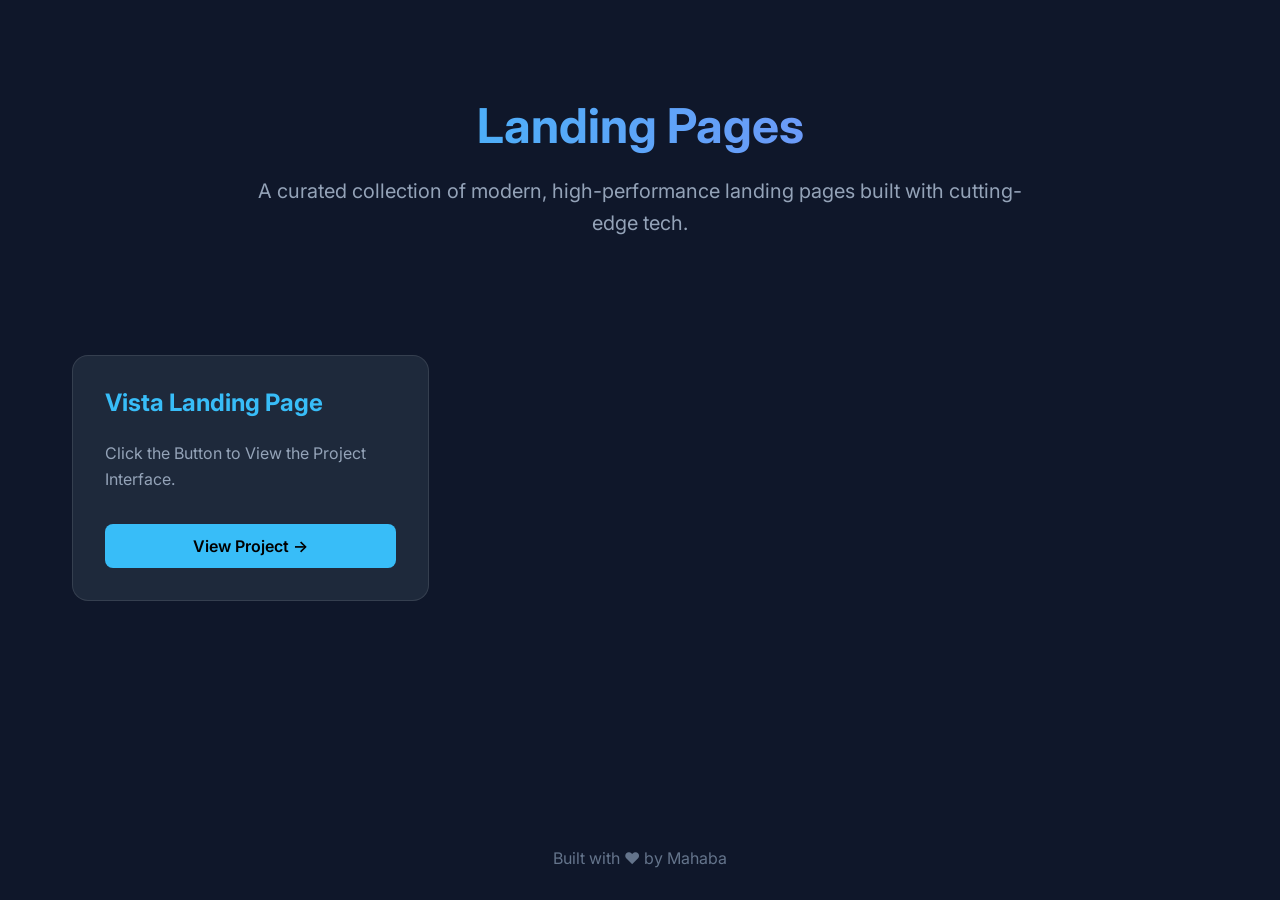
<file: index.html>
<!DOCTYPE html>
<html lang="en">

<head>
    <meta charset="UTF-8">
    <meta name="viewport" content="width=device-width, initial-scale=1.0">
    <title>Landing Pages Collection | Mahaba</title>
    <link rel="preconnect" href="https://fonts.googleapis.com">
    <link rel="preconnect" href="https://fonts.gstatic.com" crossorigin>
    <link href="https://fonts.googleapis.com/css2?family=Inter:wght@400;600;700&display=swap" rel="stylesheet">
    <style>
        :root {
            --bg: #0f172a;
            --card-bg: #1e293b;
            --text: #f8fafc;
            --accent: #38bdf8;
            --accent-hover: #0ea5e9;
        }

        body {
            margin: 0;
            padding: 0;
            font-family: 'Inter', -apple-system, sans-serif;
            background-color: var(--bg);
            color: var(--text);
            display: flex;
            flex-direction: column;
            align-items: center;
            min-height: 100vh;
        }

        header {
            text-align: center;
            padding: 4rem 2rem;
            max-width: 800px;
        }

        h1 {
            font-size: 3rem;
            margin-bottom: 1rem;
            background: linear-gradient(to right, #38bdf8, #818cf8);
            -webkit-background-clip: text;
            background-clip: text;
            -webkit-text-fill-color: transparent;
        }

        p {
            font-size: 1.25rem;
            color: #94a3b8;
            line-height: 1.6;
        }

        .gallery {
            display: grid;
            grid-template-columns: repeat(auto-fill, minmax(300px, 1fr));
            gap: 2rem;
            padding: 2rem;
            max-width: 1200px;
            width: 100%;
            box-sizing: border-box;
        }

        .card {
            background: var(--card-bg);
            border-radius: 1rem;
            padding: 2rem;
            text-decoration: none;
            color: inherit;
            transition: all 0.3s ease;
            border: 1px solid rgba(255, 255, 255, 0.1);
            display: flex;
            flex-direction: column;
            justify-content: space-between;
        }

        .card:hover {
            transform: translateY(-10px);
            border-color: var(--accent);
            box-shadow: 0 20px 25px -5px rgba(0, 0, 0, 0.1), 0 10px 10px -5px rgba(0, 0, 0, 0.04);
        }

        .card h3 {
            margin-top: 0;
            font-size: 1.5rem;
            color: var(--accent);
        }

        .card p {
            font-size: 1rem;
            margin-bottom: 2rem;
        }

        .btn {
            display: inline-block;
            background: var(--accent);
            color: #000;
            padding: 0.75rem 1.5rem;
            border-radius: 0.5rem;
            font-weight: 600;
            text-align: center;
            transition: background 0.3s ease;
        }

        .card:hover .btn {
            background: var(--accent-hover);
        }

        footer {
            margin-top: auto;
            padding: 2rem;
            color: #64748b;
        }
    </style>
</head>

<body>
    <header>
        <h1>Landing Pages</h1>
        <p>A curated collection of modern, high-performance landing pages built with cutting-edge tech.</p>
    </header>

    <div class="gallery">
        <a href="VistaLandingPage/" class="card">
            <div>
                <h3>Vista Landing Page</h3>
                <p>Click the Button to View the Project Interface.</p>
            </div>
            <div class="btn">View Project →</div>
        </a>

        <!-- Add more cards as you create more pages! -->
    </div>

    <footer>
        Built with ❤️ by Mahaba
    </footer>
</body>

</html>
</file>
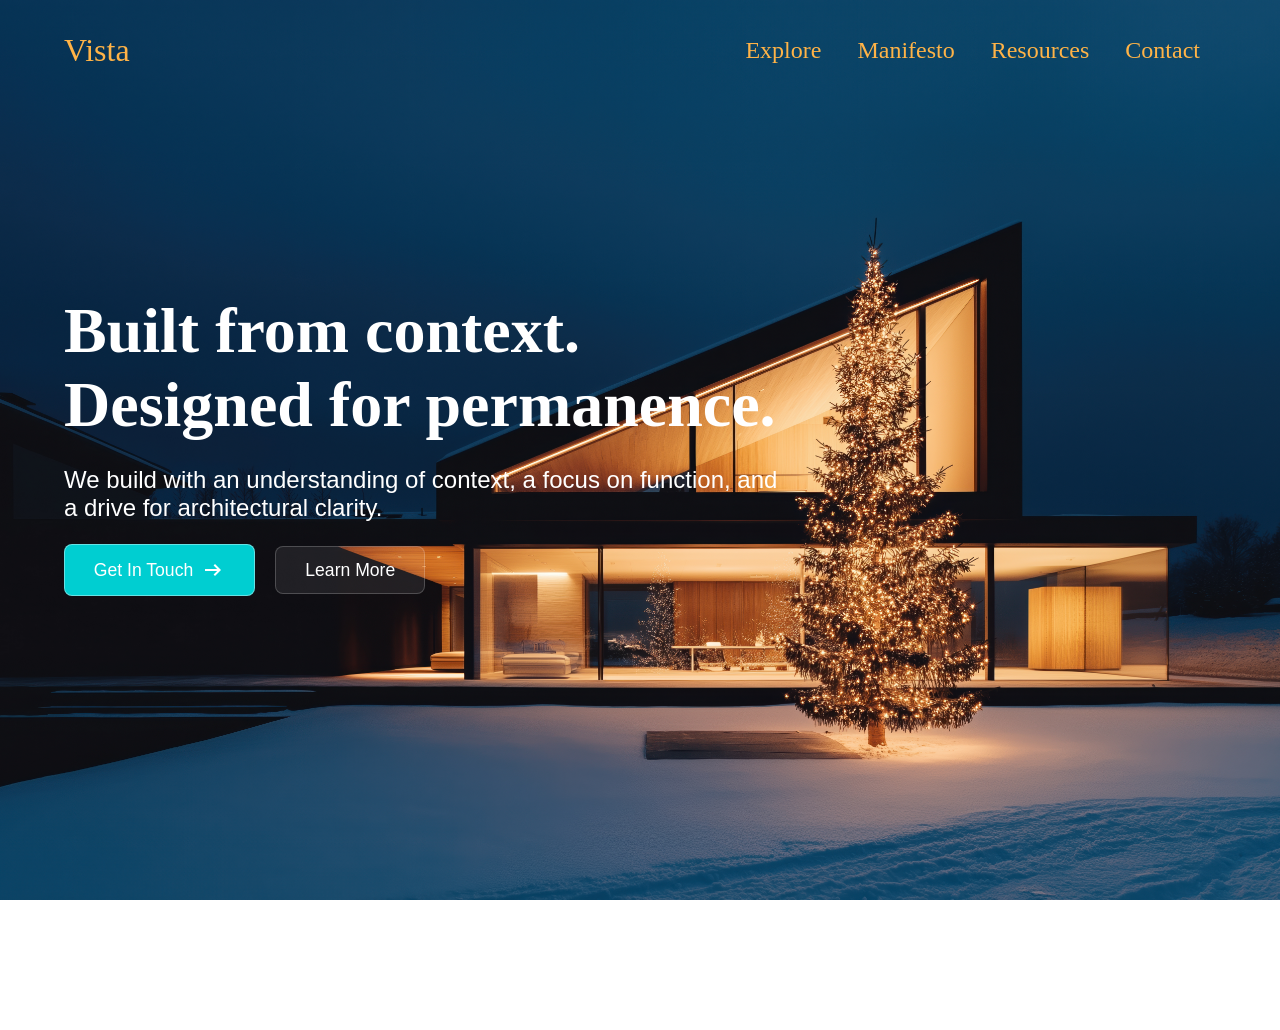
<file: VistaLandingPage/index.html>
<!DOCTYPE html>
<html lang="en">

<head>
    <meta charset="UTF-8">
    <meta name="description"
        content="Vista - Building with context, function, and architectural clarity. Sustainable and permanent designs for the modern world.">
    <link rel="stylesheet" href="styles.css">
    <link rel="stylesheet"
        href="https://fonts.googleapis.com/css2?family=Material+Symbols+Outlined:opsz,wght,FILL,GRAD@20..48,100..700,0..1,-50..200&icon_names=arrow_right_alt" />
    <title>Vista | Architectural Clarity & Permanence</title>
</head>

<body>
    <header id="main-header">
        <div class="logo">
            <a href="index.html">Vista</a>
        </div>
        <nav class="nav-bar">
            <ul>
                <li><a href="#explore">Explore</a></li>
                <li><a href="#manifesto">Manifesto</a></li>
                <li><a href="#resources">Resources</a></li>
                <li><a href="#contact">Contact</a></li>
            </ul>
        </nav>
    </header>
    <main>
        <section class="hero-content">
            <div class="hero-text">
                <h1 class="fade-in">Built from context.<br>Designed for permanence.</h1>
                <p class="fade-in">We build with an understanding of context, a focus on function, and <br> a
                    drive for architectural clarity.</p>
                <div class="hero-btns fade-in">
                    <a href="#GetInTouch" class="btn-primary">Get In Touch <span class="material-symbols-outlined"
                            aria-hidden="true">arrow_right_alt</span></a>
                    <a href="#learnMore" class="btn-secondary">Learn More</a>
                </div>
            </div>
        </section>
    </main>
    <footer>
        <div class="footer-content">
            <div class="footer-text">
                <p>Designing buildings that respond to real needs and real environments, with a focus on clarity,
                    purpose, and long-term value.</p>
                <div class="footer-stats">
                    <p><b>10+</b>years of experience</p>
                    <p><b>150+</b>concepts evolved</p>
                    <p><b>200+</b>ideas in motion</p>
                </div>
            </div>
        </div>
    </footer>
    <script src="script.js"></script>
</body>

</html>
</file>
<file: VistaLandingPage/styles.css>
:root {
    --font-primary: #FFFFFF;
    --footer-color: rgba(255, 255, 255, 0.8);
    --font-secondary: #FFB347;
    --button-color: #00CED1;
    --heading-font: 'Playfair Display', serif;
    --body-font: 'Inter', sans-serif;
    --padding-main: 2rem 4rem;
}

* {
    margin: 0;
    padding: 0;
    box-sizing: border-box;
}

html {
    scroll-behavior: smooth;

    /* Hide scrollbar for Chrome, Safari and Opera */
    &::-webkit-scrollbar {
        display: none;
    }

    /* Hide scrollbar for IE, Edge and Firefox */
    -ms-overflow-style: none;
    /* IE and Edge */
    scrollbar-width: none;
    /* Firefox */
}

body {
    background-image: url("./assets/MinimalisticVilla.jpeg");
    background-size: cover;
    background-position: center;
    background-attachment: fixed;
    /* Parallax effect */
    min-height: 100vh;
}

header {
    display: flex;
    justify-content: space-between;
    align-items: center;
    color: var(--font-secondary);
    padding: var(--padding-main);
    position: fixed;
    top: 0;
    left: 0;
    width: 100%;
    z-index: 1000;
    transition: all 0.4s ease;
}

header.header-scrolled {
    padding: 1rem 4rem;
    background: rgba(0, 0, 0, 0.2);
    backdrop-filter: blur(15px);
    border-bottom: 1px solid rgba(255, 255, 255, 0.1);
}

.logo a {
    display: inline-block;
    font-family: var(--heading-font);
    font-size: 2rem;
    text-decoration: none;
    color: var(--font-secondary);
}

.nav-bar ul li {
    list-style: none;
    display: inline-block;
    margin: 0 1rem;
    font-size: 1.5rem;
}

.nav-bar ul li a {
    text-decoration: none;
    color: var(--font-secondary);
}

main {
    display: flex;
    justify-content: left;
    align-items: center;
    font-family: var(--body-font);
    height: 100vh;
    padding: var(--padding-main);
}

.hero-text h1 {
    font-family: var(--heading-font);
    font-size: 4rem;
    color: var(--font-primary);
    transform: translateY(-10px);
    margin-bottom: 1.5rem;
}

.hero-text p {
    font-size: 1.5rem;
    color: var(--font-primary);
    transform: translateY(-10px);
}

.btn-primary,
.btn-secondary {
    margin-top: 2rem;
    display: inline-flex;
    align-items: center;
    gap: 0.5rem;
    transform: translateY(-10px);
    padding: 0.8rem 1.8rem;
    border-radius: 8px;
    text-decoration: none;
    font-size: 1.1rem;
    font-weight: 500;
    cursor: pointer;
    transition: all 0.3s ease;
    border: 1.5px solid rgba(255, 255, 255, 0.2);
    backdrop-filter: blur(8px);
    margin-right: 1rem;
}

.material-symbols-outlined {
    font-variation-settings:
        'FILL' 0,
        'wght' 400,
        'GRAD' 0,
        'opsz' 24;
    font-size: 1.2rem;
}

.btn-primary {
    background-color: var(--button-color);
    color: white;
    border-color: rgba(255, 255, 255, 0.4);
}

.btn-secondary {
    background-color: rgba(255, 255, 255, 0.08);
    color: var(--font-primary);
}

.btn-secondary:hover {
    background-color: var(--button-color);
    color: white;
    border-color: rgba(255, 255, 255, 0.4);
}

.footer-content {
    display: flex;
    align-items: center;
    color: var(--footer-color);
    padding: var(--padding-main);
    width: 100%;
}

.footer-text {
    display: flex;
    justify-content: space-between;
    align-items: center;
    width: 100%;
    gap: 4rem;
}

.footer-text>p {
    flex: 1;
    max-width: 600px;
    font-size: 1.2rem;
}

.footer-stats {
    display: flex;
    gap: 3rem;
}

.footer-stats p {
    display: flex;
    flex-direction: column;
    align-items: center;
    text-align: center;
    font-size: 0.9rem;
    text-transform: uppercase;
    letter-spacing: 1px;
}

.footer-stats b {
    font-size: 2.2rem;
    color: var(--font-primary);
    margin-bottom: 0.1rem;
}

/* Animations */
@keyframes fadeInUp {
    from {
        opacity: 0;
        transform: translateY(20px);
    }

    to {
        opacity: 1;
        transform: translateY(0);
    }
}

.fade-in {
    opacity: 0;
    animation: fadeInUp 1s ease forwards;
}

.hero-text h1.fade-in {
    animation-delay: 0.2s;
}

.hero-text p.fade-in {
    animation-delay: 0.4s;
}

.hero-btns.fade-in {
    animation-delay: 0.6s;
}

.btn-primary:hover .material-symbols-outlined {
    transform: translateX(5px);
    transition: transform 0.3s ease;
}

/* Responsiveness */
@media (max-width: 992px) {
    .hero-text h1 {
        font-size: 3rem;
    }

    .footer-text {
        gap: 2rem;
    }
}

@media (max-width: 768px) {
    :root {
        --padding-main: 2rem 1.5rem;
    }

    header {
        flex-direction: row;
        justify-content: space-between;
        gap: 0.5rem;
        padding: 1.5rem;
    }

    header.header-scrolled {
        padding: 1rem 1.5rem;
    }

    .logo a {
        font-size: 1.5rem;
    }

    .nav-bar ul li {
        font-size: 0.9rem;
        margin: 0 0.5rem;
    }

    main {
        height: auto;
        min-height: 80vh;
        padding-top: 8rem;
        justify-content: center;
        text-align: center;
    }

    .hero-text h1 {
        font-size: 2.5rem;
    }

    .hero-text p {
        font-size: 1.1rem;
    }

    .hero-text p br {
        display: none;
    }

    .footer-text {
        flex-direction: column;
        gap: 3rem;
        text-align: center;
    }

    .footer-stats {
        flex-wrap: wrap;
        justify-content: center;
        gap: 2rem;
    }

    .footer-stats b {
        font-size: 1.8rem;
    }
}

@media (max-width: 480px) {
    .nav-bar ul li {
        margin: 0 0.4rem;
        font-size: 0.9rem;
    }

    .hero-btns {
        display: flex;
        flex-direction: column;
        align-items: center;
        gap: 0.5rem;
    }

    .btn-primary,
    .btn-secondary {
        width: 100%;
        margin-right: 0;
        justify-content: center;
    }

    .footer-stats {
        flex-direction: column;
        gap: 1.5rem;
    }
}
</file>
